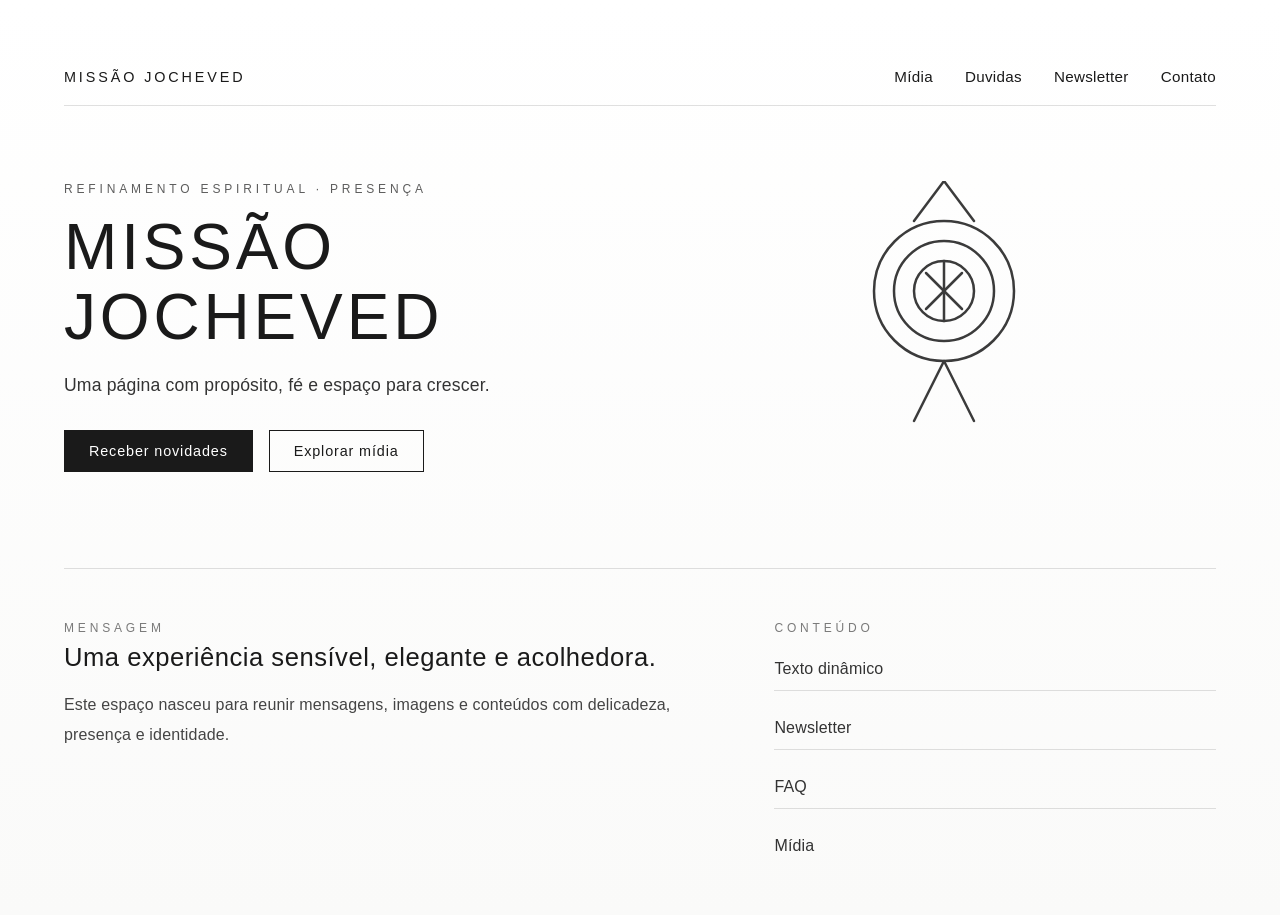
<file: index.html>
<!DOCTYPE html>
<html lang="pt-BR">
  <head>
    <meta charset="UTF-8" />
    <meta name="viewport" content="width=device-width, initial-scale=1.0" />
    <title>Missão Jocheved</title>
    <meta name="description" content="Base inicial para um site religioso com conteúdo em construção." />
    <link rel="stylesheet" href="assets/css/style.css" />
  </head>
  <body>
    <div class="page-shell">
      <header class="hero">
        <nav class="top-nav">
          <a href="index.html" class="brand">MISSÃO JOCHEVED</a>
          <div class="nav-links">
            <a href="pages/media.html">Mídia</a>
            <a href="pages/faq.html">Duvidas</a>
            <a href="pages/newsletter.html">Newsletter</a>
            <a href="pages/contact.html">Contato</a>
          </div>
        </nav>

        <div class="hero-content">
          <div class="hero-copy">
            <p class="eyebrow">Refinamento espiritual · presença</p>
            <h1>MISSÃO JOCHEVED</h1>
            <p id="dynamic-text" class="hero-text">Uma página com propósito, fé e espaço para crescer.</p>
            <div class="hero-actions">
              <a class="btn btn-primary" href="pages/newsletter.html">Receber novidades</a>
              <a class="btn btn-secondary" href="pages/media.html">Explorar mídia</a>
            </div>
          </div>

          <div class="hero-visual">
            <svg class="geometric-icon" viewBox="0 0 200 280" xmlns="http://www.w3.org/2000/svg">
              <!-- Antenas superiores -->
              <line x1="100" y1="0" x2="70" y2="40" stroke="currentColor" stroke-width="2.5" stroke-linecap="round"/>
              <line x1="100" y1="0" x2="130" y2="40" stroke="currentColor" stroke-width="2.5" stroke-linecap="round"/>
              
              <!-- Círculos concêntricos -->
              <circle cx="100" cy="110" r="70" fill="none" stroke="currentColor" stroke-width="2.5"/>
              <circle cx="100" cy="110" r="50" fill="none" stroke="currentColor" stroke-width="2.5"/>
              <circle cx="100" cy="110" r="30" fill="none" stroke="currentColor" stroke-width="2.5"/>
              
              <!-- Divisões radiais -->
              <line x1="100" y1="80" x2="100" y2="140" stroke="currentColor" stroke-width="2.5" stroke-linecap="round"/>
              <line x1="82" y1="92" x2="118" y2="128" stroke="currentColor" stroke-width="2.5" stroke-linecap="round"/>
              <line x1="118" y1="92" x2="82" y2="128" stroke="currentColor" stroke-width="2.5" stroke-linecap="round"/>
              
              <!-- Antenas inferiores -->
              <line x1="100" y1="180" x2="70" y2="240" stroke="currentColor" stroke-width="2.5" stroke-linecap="round"/>
              <line x1="100" y1="180" x2="130" y2="240" stroke="currentColor" stroke-width="2.5" stroke-linecap="round"/>
            </svg>
          </div>
        </div>
      </header>

      <main class="intro-grid">
        <section class="intro-panel">
          <p class="section-label">Mensagem</p>
          <h2>Uma experiência sensível, elegante e acolhedora.</h2>
          <p>Este espaço nasceu para reunir mensagens, imagens e conteúdos com delicadeza, presença e identidade.</p>
        </section>

        <section class="intro-panel subtle">
          <p class="section-label">Conteúdo</p>
          <div class="feature-list">
            <article>Texto dinâmico</article>
            <article>Newsletter</article>
            <article>FAQ</article>
            <article>Mídia</article>
          </div>
        </section>
      </main>
    </div>

    <script src="assets/js/main.js"></script>
  </body>
</html>
</file>
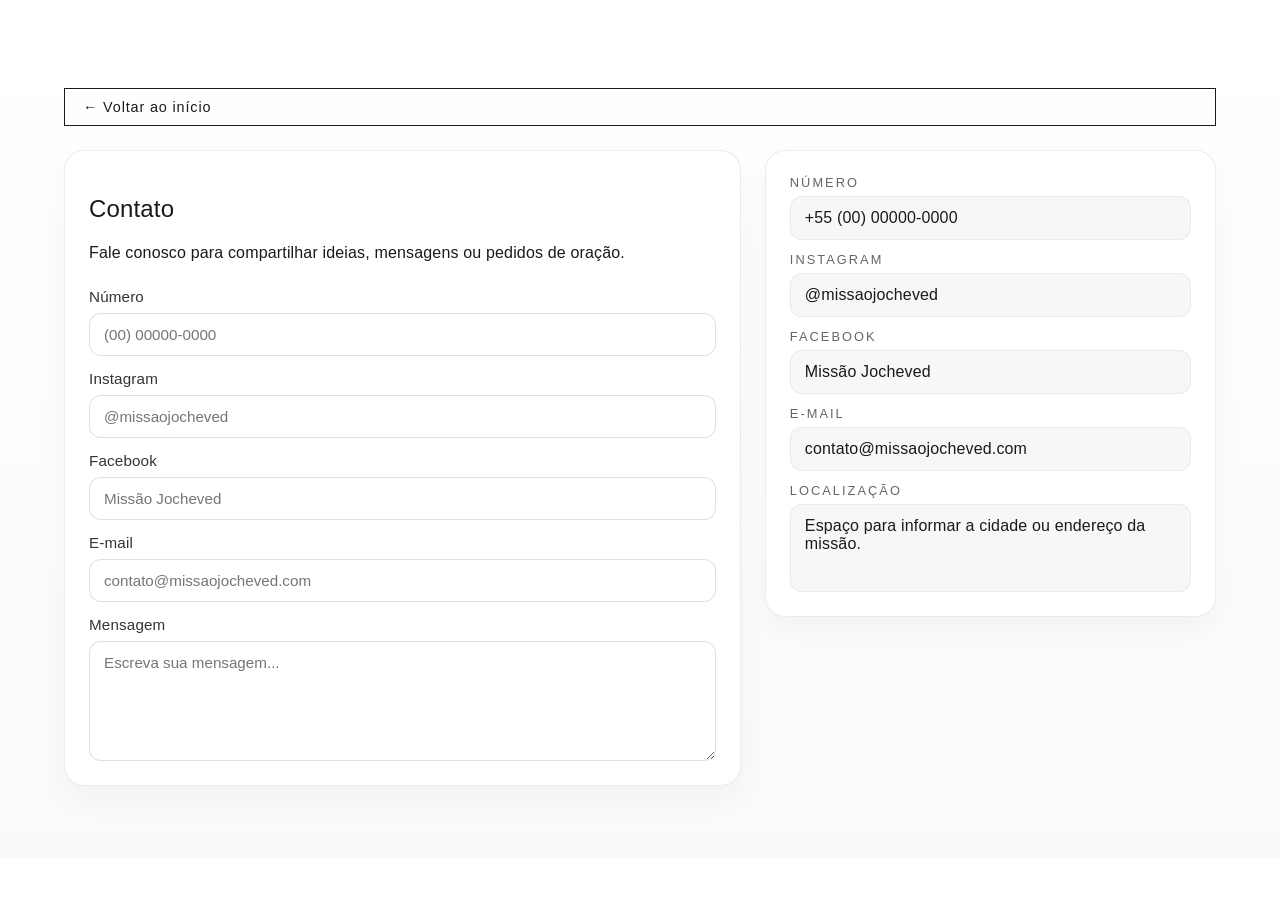
<file: pages/contact.html>
<!DOCTYPE html>
<html lang="pt-BR">
  <head>
    <meta charset="UTF-8" />
    <meta name="viewport" content="width=device-width, initial-scale=1.0" />
    <title>Contato · Missão Jocheved</title>
    <link rel="stylesheet" href="../assets/css/style.css" />
  </head>
  <body>
    <div class="page-shell">
      <section class="page contact-page">
        <a class="btn btn-secondary page-back-link" href="../index.html">← Voltar ao início</a>

        <div class="contact-grid">
          <div class="contact-card">
            <h1>Contato</h1>
            <p>Fale conosco para compartilhar ideias, mensagens ou pedidos de oração.</p>

            <form class="contact-form">
              <label>
                Número
                <input type="text" placeholder="(00) 00000-0000" />
              </label>

              <label>
                Instagram
                <input type="text" placeholder="@missaojocheved" />
              </label>

              <label>
                Facebook
                <input type="text" placeholder="Missão Jocheved" />
              </label>

              <label>
                E-mail
                <input type="email" placeholder="contato@missaojocheved.com" />
              </label>

              <label>
                Mensagem
                <textarea placeholder="Escreva sua mensagem..."></textarea>
              </label>
            </form>
          </div>

          <aside class="contact-info-card">
            <div class="contact-info-item">
              <span>Número</span>
              <div class="contact-info-box">+55 (00) 00000-0000</div>
            </div>

            <div class="contact-info-item">
              <span>Instagram</span>
              <div class="contact-info-box">@missaojocheved</div>
            </div>

            <div class="contact-info-item">
              <span>Facebook</span>
              <div class="contact-info-box">Missão Jocheved</div>
            </div>

            <div class="contact-info-item">
              <span>E-mail</span>
              <div class="contact-info-box">contato@missaojocheved.com</div>
            </div>

            <div class="contact-info-item">
              <span>Localização</span>
              <div class="contact-info-box location-box">Espaço para informar a cidade ou endereço da missão.</div>
            </div>
          </aside>
        </div>
      </section>
    </div>
  </body>
</html>
</file>
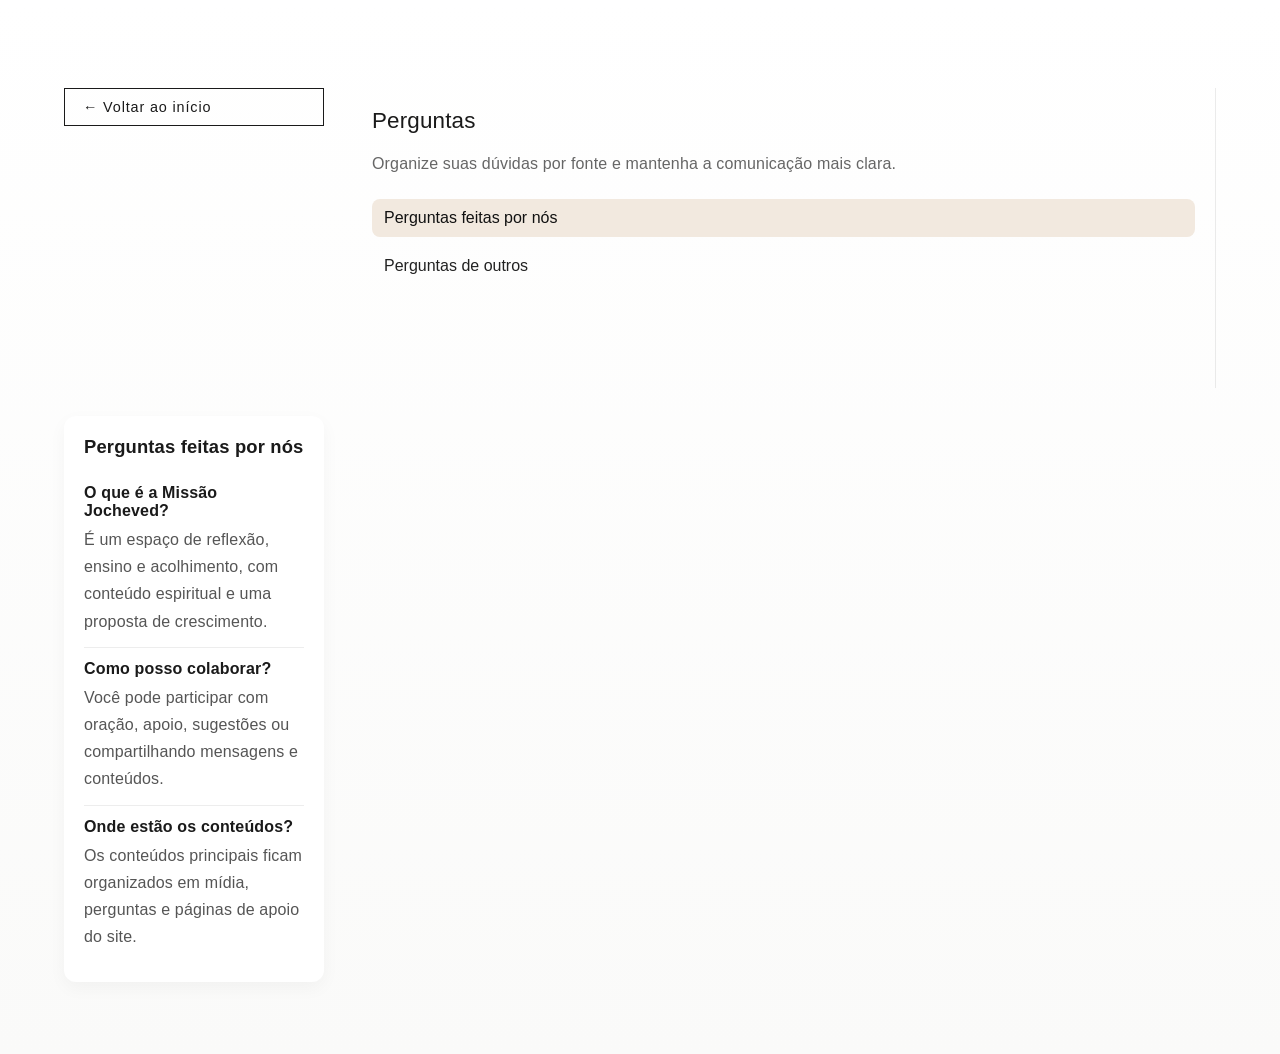
<file: pages/faq.html>
<!DOCTYPE html>
<html lang="pt-BR">
  <head>
    <meta charset="UTF-8" />
    <meta name="viewport" content="width=device-width, initial-scale=1.0" />
    <title>Perguntas Frequentes · Missão Jocheved</title>
    <link rel="stylesheet" href="../assets/css/style.css" />
    <link rel="stylesheet" href="../assets/css/faq.css" />
  </head>
  <body>
    <div class="page-shell">
      <section class="page faq-page">
        <a class="btn btn-secondary page-back-link" href="../index.html">← Voltar ao início</a>

        <div class="faq-sidebar">
          <h1>Perguntas</h1>
          <p class="faq-intro">Organize suas dúvidas por fonte e mantenha a comunicação mais clara.</p>

          <nav class="faq-nav" aria-label="Categorias de perguntas">
            <button class="faq-link active" data-target="nosas" type="button">Perguntas feitas por nós</button>
            <button class="faq-link" data-target="outros" type="button">Perguntas de outros</button>
          </nav>
        </div>

        <div class="faq-content">
          <section id="nosas" class="faq-block active-block">
            <h2>Perguntas feitas por nós</h2>
            <div class="faq-item">
              <h3>O que é a Missão Jocheved?</h3>
              <p>É um espaço de reflexão, ensino e acolhimento, com conteúdo espiritual e uma proposta de crescimento.</p>
            </div>
            <div class="faq-item">
              <h3>Como posso colaborar?</h3>
              <p>Você pode participar com oração, apoio, sugestões ou compartilhando mensagens e conteúdos.</p>
            </div>
            <div class="faq-item">
              <h3>Onde estão os conteúdos?</h3>
              <p>Os conteúdos principais ficam organizados em mídia, perguntas e páginas de apoio do site.</p>
            </div>
          </section>

          <section id="outros" class="faq-block">
            <h2>Perguntas de outros</h2>
            <div class="faq-item">
              <h3>Gostaria de ver mais estudos bíblicos?</h3>
              <p>Sim. Esse espaço pode crescer com mais materiais teológicos, reflexões e conteúdos de apoio.</p>
            </div>
            <div class="faq-item">
              <h3>Posso sugerir temas?</h3>
              <p>Claro. Sugestões ajudam a construir uma experiência mais útil e relevante para quem visita.</p>
            </div>
            <div class="faq-item">
              <h3>Tem espaço para perguntas pessoais?</h3>
              <p>Sim, esse canal pode expandir para perguntas mais diretas e respostas mais humanas.</p>
            </div>
          </section>
        </div>
      </section>
    </div>

    <script src="../assets/js/faq.js"></script>
  </body>
</html>
</file>
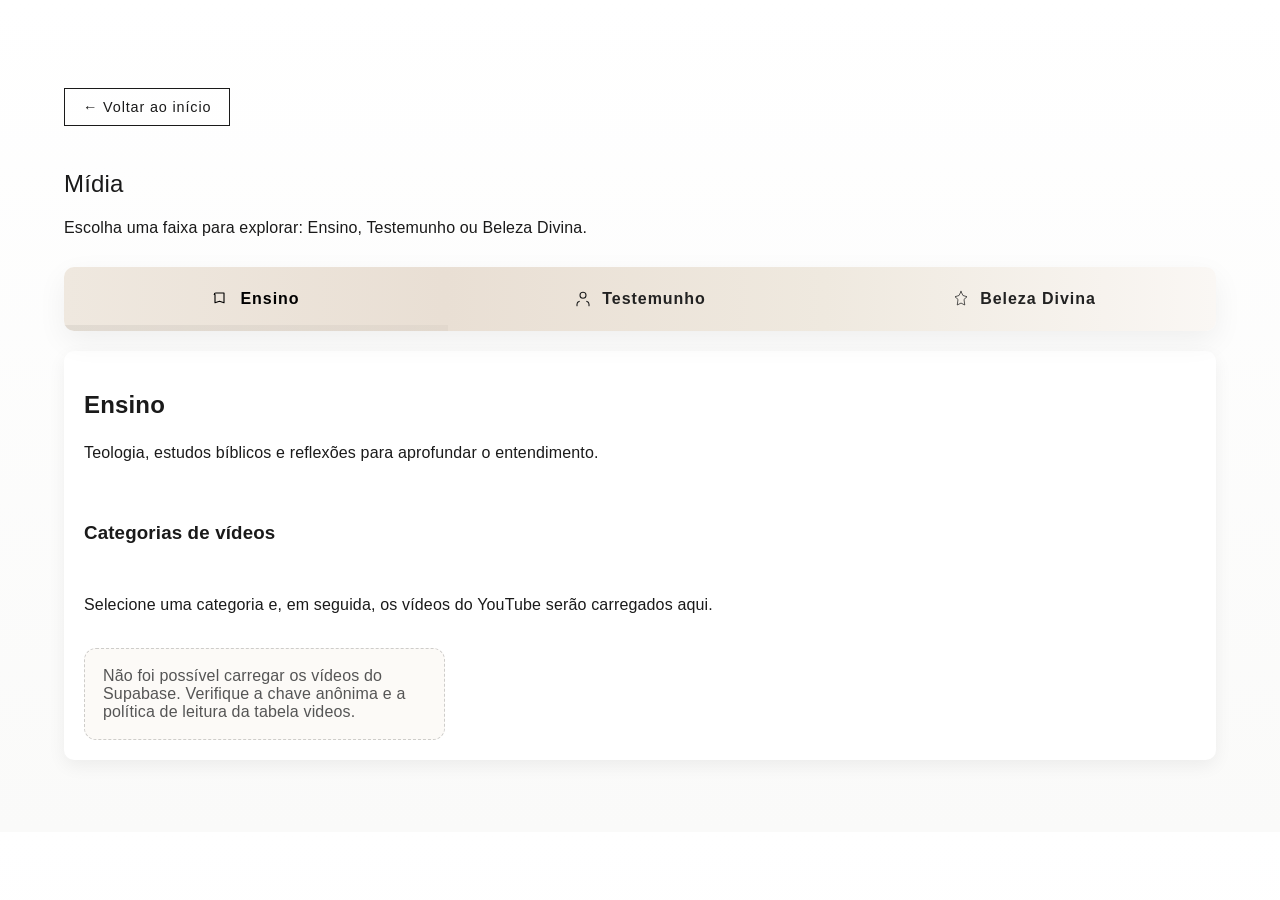
<file: pages/media.html>
<!DOCTYPE html>
<html lang="pt-BR">
  <head>
    <meta charset="UTF-8" />
    <meta name="viewport" content="width=device-width, initial-scale=1.0" />
    <title>Mídia · Missão Jocheved</title>
    <link rel="stylesheet" href="../assets/css/style.css" />
    <link rel="stylesheet" href="../assets/css/media.css" />
  </head>
  <body>
    <div class="page-shell">
      <section class="page">
        <a class="btn btn-secondary page-back-link" href="../index.html">← Voltar ao início</a>
        <h1>Mídia</h1>
        <p>Escolha uma faixa para explorar: Ensino, Testemunho ou Beleza Divina.</p>

        <div class="media-wrapper">
          <!-- Top 3-segment gradient menu (joined) -->
          <nav class="menu" role="tablist" aria-label="Categorias">
            <button class="menu-btn" role="tab" aria-selected="true" aria-controls="ensino" data-target="ensino">
              <!-- book icon -->
              <svg width="18" height="18" viewBox="0 0 24 24" fill="none" aria-hidden="true"><path d="M3 6a2 2 0 0 1 2-2h11v13l-6-2-6 2V6z" stroke="currentColor" stroke-width="1.5" stroke-linecap="round" stroke-linejoin="round"/></svg>
              <span>Ensino</span>
            </button>

            <button class="menu-btn" role="tab" aria-selected="false" aria-controls="testemunho" data-target="testemunho">
              <!-- user icon -->
              <svg width="18" height="18" viewBox="0 0 24 24" fill="none" aria-hidden="true"><path d="M20 21v-2a4 4 0 0 0-3-3.87" stroke="currentColor" stroke-width="1.5" stroke-linecap="round" stroke-linejoin="round"/><path d="M4 21v-2a4 4 0 0 1 3-3.87" stroke="currentColor" stroke-width="1.5" stroke-linecap="round" stroke-linejoin="round"/><circle cx="12" cy="7" r="4" stroke="currentColor" stroke-width="1.5" stroke-linecap="round" stroke-linejoin="round"/></svg>
              <span>Testemunho</span>
            </button>

            <button class="menu-btn" role="tab" aria-selected="false" aria-controls="beleza" data-target="beleza">
              <!-- star icon -->
              <svg width="18" height="18" viewBox="0 0 24 24" fill="none" aria-hidden="true"><path d="M12 2l2.6 5.3L20 9l-4 3.5L17 20l-5-2.6L7 20l1-7.5L4 9l5.4-1.7L12 2z" stroke="currentColor" stroke-width="1" stroke-linecap="round" stroke-linejoin="round"/></svg>
              <span>Beleza Divina</span>
            </button>

            <div class="menu-indicator" aria-hidden="true"></div>
          </nav>

          <!-- Content panels -->
          <main class="area-conteudo">
            <section id="ensino" class="conteudo ativo" role="tabpanel">
              <h2>Ensino</h2>
              <p>Teologia, estudos bíblicos e reflexões para aprofundar o entendimento.</p>

              <div class="ensino-videos">
                <div class="video-categories" role="tablist" aria-label="Categorias de vídeos"></div>

                <div class="video-results" id="video-results">
                  <h3>Categorias de vídeos</h3>
                  <p>Selecione uma categoria e, em seguida, os vídeos do YouTube serão carregados aqui.</p>

                  <div class="video-list" data-source="db" aria-live="polite">
                    <!-- Conteúdo de vídeos será inserido dinamicamente pelo JavaScript a partir do banco de dados -->
                  </div>
                </div>
              </div>
            </section>

            <section id="testemunho" class="conteudo" role="tabpanel" hidden>
              <h2>Testemunho</h2>
              <p>Relatos de vida e experiências de fé que edificam e inspiram.</p>
            </section>

            <section id="beleza" class="conteudo" role="tabpanel" hidden>
              <h2>Beleza Divina</h2>
              <p>Conteúdos contemplativos, imagens e vídeos que revelam a beleza do divino.</p>
            </section>
          </main>
        </div>
      </section>
    </div>

    <script>
      window.MissaoJochevedSupabaseConfig = {
        anonKey: 'sb_publishable_ABY29hL_GzV6PuGiGQkrMw_QYqqvzi8'
      };
    </script>
    <script src="../assets/js/media.js"></script>
  </body>
</html>
</file>
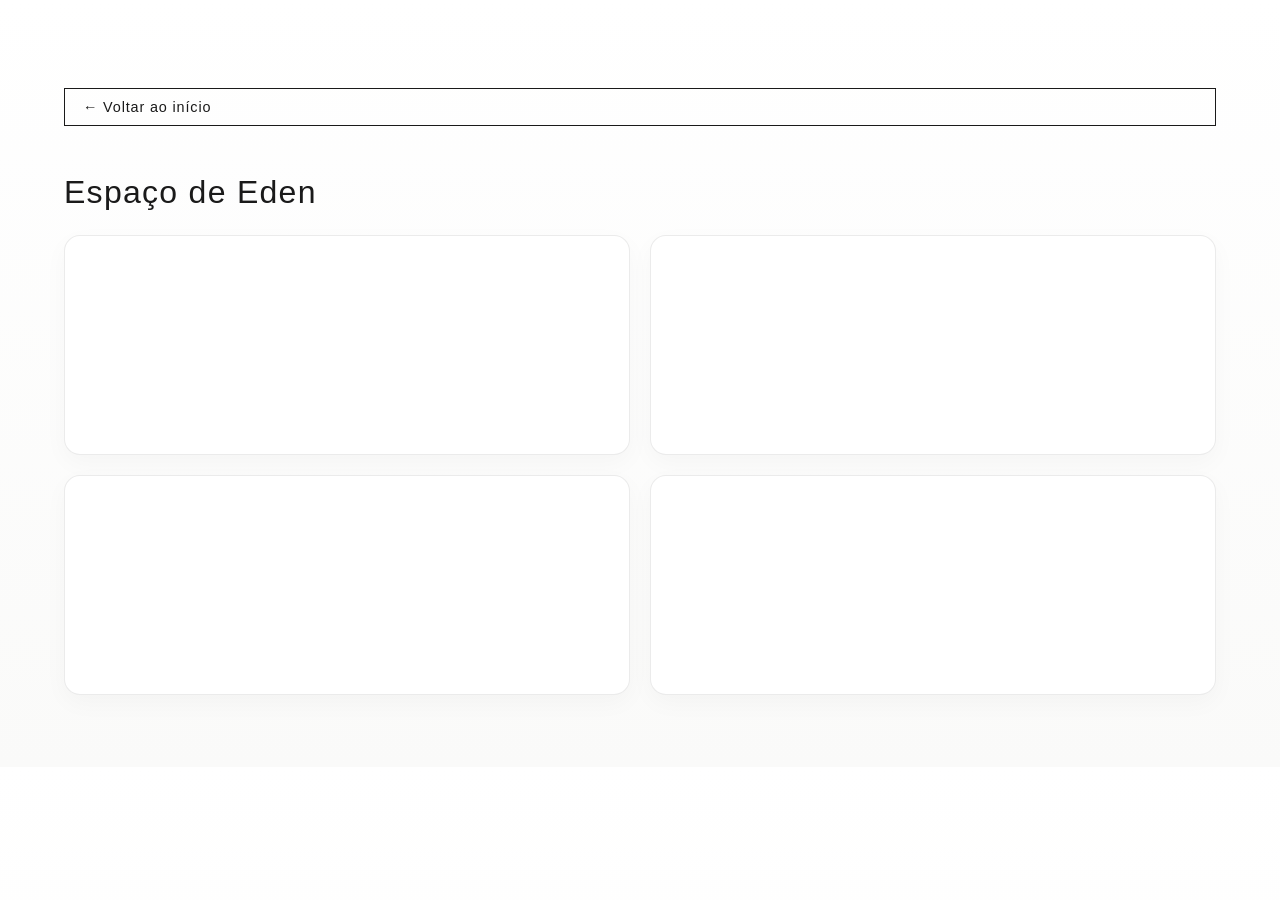
<file: pages/newsletter.html>
<!DOCTYPE html>
<html lang="pt-BR">
  <head>
    <meta charset="UTF-8" />
    <meta name="viewport" content="width=device-width, initial-scale=1.0" />
    <title>Newsletter · Missão Jocheved</title>
    <link rel="stylesheet" href="../assets/css/style.css" />
    <link rel="stylesheet" href="../assets/css/newsletter.css" />
  </head>
  <body>
    <div class="page-shell">
      <section class="page newsletter-page">
        <a class="btn btn-secondary page-back-link" href="../index.html">← Voltar ao início</a>
        <h1>Espaço de Eden</h1>

        <div class="newsletter-grid">
          <div class="newsletter-card"></div>
          <div class="newsletter-card"></div>
          <div class="newsletter-card"></div>
          <div class="newsletter-card"></div>
        </div>
      </section>
    </div>
  </body>
</html>
</file>
<file: assets/css/style.css>
:root {
  --bg: #ffffff;
  --ink: #1a1a1a;
  --accent: #000000;
  --line: rgba(0, 0, 0, 0.12);
}

* {
  box-sizing: border-box;
}

body {
  margin: 0;
  font-family: -apple-system, BlinkMacSystemFont, "Segoe UI", Roboto, sans-serif;
  color: var(--ink);
  background: linear-gradient(180deg, #ffffff 0%, #fafaf9 100%);
  font-weight: 300;
  letter-spacing: 0.01em;
}

html {
  scroll-behavior: smooth;
}

.page-shell {
  max-width: 1200px;
  margin: 0 auto;
  padding: 48px 24px;
}

.hero {
  padding: 20px 0 48px;
}

.top-nav {
  display: flex;
  justify-content: space-between;
  align-items: center;
  gap: 24px;
  margin-bottom: 64px;
  border-bottom: 1px solid var(--line);
  padding-bottom: 20px;
}

.brand {
  font-size: 0.9rem;
  font-weight: 400;
  letter-spacing: 0.2em;
  text-decoration: none;
  color: var(--ink);
}

.nav-links {
  display: flex;
  gap: 32px;
  flex-wrap: wrap;
}

.nav-links a {
  text-decoration: none;
  color: var(--ink);
  font-weight: 300;
  font-size: 0.95rem;
  letter-spacing: 0.02em;
  transition: opacity 0.2s ease;
}

.nav-links a:hover {
  opacity: 0.6;
}

.hero-content {
  display: grid;
  grid-template-columns: 1fr 1fr;
  gap: 64px;
  align-items: center;
}

.hero-copy h1 {
  font-size: clamp(2.8rem, 5vw, 4.2rem);
  margin: 8px 0 16px;
  letter-spacing: 0.06em;
  line-height: 1.1;
  font-weight: 300;
}

.eyebrow {
  text-transform: uppercase;
  letter-spacing: 0.32em;
  color: var(--ink);
  font-weight: 300;
  margin-bottom: 16px;
  font-size: 0.75rem;
  opacity: 0.7;
}

.hero-text {
  font-size: 1.1rem;
  line-height: 1.9;
  max-width: 520px;
  color: #333;
  margin: 0;
  font-weight: 300;
}

.hero-actions {
  display: flex;
  gap: 16px;
  flex-wrap: wrap;
  margin-top: 28px;
}

.btn {
  text-decoration: none;
  padding: 12px 24px;
  border: 1px solid var(--ink);
  border-radius: 0;
  font-weight: 300;
  letter-spacing: 0.06em;
  font-size: 0.9rem;
  transition: all 0.3s ease;
  cursor: pointer;
}

.btn-primary {
  background: var(--ink);
  color: white;
}

.btn-primary:hover {
  background: white;
  color: var(--ink);
}

.btn-secondary {
  background: transparent;
  color: var(--ink);
}

.btn-secondary:hover {
  background: var(--ink);
  color: white;
}

.hero-visual {
  display: flex;
  justify-content: center;
  align-items: center;
}

.geometric-icon {
  width: 100%;
  max-width: 200px;
  height: auto;
  color: var(--ink);
  opacity: 0.85;
  transition: opacity 0.3s ease;
}

.hero-visual:hover .geometric-icon {
  opacity: 1;
}

.intro-grid {
  display: grid;
  grid-template-columns: 1.2fr 0.8fr;
  gap: 48px;
  margin-top: 48px;
  border-top: 1px solid var(--line);
  padding-top: 48px;
}

.intro-panel {
  padding: 0;
}

.section-label {
  text-transform: uppercase;
  letter-spacing: 0.32em;
  color: var(--ink);
  font-weight: 300;
  font-size: 0.75rem;
  margin-bottom: 12px;
  opacity: 0.7;
}

.intro-panel h2 {
  font-size: 1.6rem;
  margin: 0 0 14px;
  letter-spacing: 0.02em;
  line-height: 1.4;
  font-weight: 300;
}

.intro-panel p {
  margin: 0;
  line-height: 1.9;
  color: #444;
  font-weight: 300;
}

.feature-list {
  display: grid;
  gap: 16px;
  margin-top: 8px;
}

.feature-list article {
  padding: 12px 0;
  border-bottom: 1px solid var(--line);
  color: #333;
  font-weight: 300;
  letter-spacing: 0.01em;
}

.feature-list article:last-child {
  border-bottom: none;
}

/* Page styles */
.page {
  padding: 24px 0;
  margin-top: 16px;
}

.page h1 {
  margin-bottom: 12px;
  font-weight: 300;
}

.page p {
  line-height: 1.8;
  font-weight: 300;
}

.page-back-link {
  display: inline-flex;
  align-items: center;
  gap: 8px;
  margin-bottom: 24px;
  padding: 10px 18px;
}

.contact-page {
  display: flex;
  flex-direction: column;
}

.contact-grid {
  display: grid;
  grid-template-columns: 1.2fr 0.8fr;
  gap: 24px;
  align-items: start;
}

.contact-card,
.contact-info-card {
  background: rgba(255, 255, 255, 0.86);
  border: 1px solid rgba(0, 0, 0, 0.08);
  border-radius: 20px;
  padding: 24px;
  box-shadow: 0 12px 30px rgba(0, 0, 0, 0.04);
}

.contact-form {
  display: grid;
  gap: 14px;
  margin-top: 20px;
}

.contact-form label {
  display: flex;
  flex-direction: column;
  gap: 8px;
  font-size: 0.95rem;
  color: #333;
}

.contact-form input,
.contact-form textarea {
  border: 1px solid var(--line);
  border-radius: 12px;
  padding: 12px 14px;
  font: inherit;
  background: #fff;
  color: var(--ink);
}

.contact-form textarea {
  min-height: 120px;
  resize: vertical;
}

.contact-info-card {
  display: grid;
  gap: 12px;
}

.contact-info-item {
  display: flex;
  flex-direction: column;
  gap: 6px;
}

.contact-info-item span {
  font-size: 0.8rem;
  text-transform: uppercase;
  letter-spacing: 0.16em;
  color: #666;
}

.contact-info-box {
  padding: 12px 14px;
  border-radius: 12px;
  background: #f7f7f5;
  border: 1px solid rgba(0, 0, 0, 0.06);
  min-height: 44px;
}

.location-box {
  min-height: 88px;
}

/* Media circle styles */
.media-circle {
  display: grid;
  grid-template-columns: repeat(3, minmax(140px, 1fr));
  gap: 18px;
  margin: 28px 0 24px;
  max-width: 760px;
}

.circle-item {
  display: flex;
  align-items: center;
  justify-content: center;
  min-height: 140px;
  border-radius: 50%;
  text-decoration: none;
  color: var(--ink);
  font-weight: 700;
  letter-spacing: 0.06em;
  background: rgba(255, 255, 255, 0.72);
  border: 1px solid rgba(138, 106, 79, 0.17);
  box-shadow: 0 10px 24px rgba(37, 30, 25, 0.06);
  transition: transform 0.2s ease, box-shadow 0.2s ease;
}

.circle-item:hover {
  transform: translateY(-2px);
  box-shadow: 0 12px 28px rgba(37, 30, 25, 0.1);
}

.circle-item.ensino {
  background: linear-gradient(135deg, #f6efe7, #efe2d2);
}

.circle-item.testemunho {
  background: linear-gradient(135deg, #f3ece7, #e8dbc9);
}

.circle-item.beleza {
  background: linear-gradient(135deg, #f8f4ef, #ebdfd1);
}

.media-content {
  display: grid;
  gap: 16px;
  margin-top: 12px;
}

.media-panel {
  padding: 20px 22px;
  border-radius: 20px;
  background: rgba(255, 255, 255, 0.6);
  border: 1px solid rgba(138, 106, 79, 0.14);
}

.media-panel h2 {
  margin-top: 0;
  margin-bottom: 8px;
}

@media (max-width: 900px) {
  .hero-content,
  .intro-grid {
    grid-template-columns: 1fr;
  }

  .top-nav {
    flex-direction: column;
    align-items: flex-start;
  }

  .page-shell {
    padding: 32px 16px;
  }

  .media-circle {
    grid-template-columns: 1fr;
  }
}
</file>
<file: assets/css/faq.css>
/* FAQ page styles */

.faq-page {
  display: grid;
  grid-template-columns: 260px 1fr;
  gap: 28px;
  align-items: start;
}

.faq-sidebar {
  padding: 20px;
  border-right: 1px solid rgba(0, 0, 0, 0.08);
  min-height: 300px;
}

.faq-sidebar h1 {
  margin: 0 0 10px;
  font-size: 1.4rem;
}

.faq-intro {
  color: #666;
  line-height: 1.7;
  margin-bottom: 20px;
}

.faq-nav {
  display: flex;
  flex-direction: column;
  gap: 10px;
}

.faq-link {
  text-decoration: none;
  color: #222;
  padding: 10px 12px;
  border-radius: 8px;
  transition: background 0.2s ease, color 0.2s ease;
  border: none;
  background: transparent;
  text-align: left;
  cursor: pointer;
  font: inherit;
}

.faq-link:hover,
.faq-link.active {
  background: #f2e9df;
  color: #111;
}

.faq-content {
  display: flex;
  flex-direction: column;
  gap: 20px;
}

.faq-block {
  display: none;
  background: #fff;
  padding: 20px;
  border-radius: 12px;
  box-shadow: 0 6px 18px rgba(0,0,0,0.04);
}

.faq-block.active-block {
  display: block;
  animation: fadeIn 0.3s ease;
}

.faq-block h2 {
  margin-top: 0;
  margin-bottom: 14px;
  font-size: 1.15rem;
}

.faq-item {
  padding: 12px 0;
  border-bottom: 1px solid rgba(0,0,0,0.07);
}

.faq-item:last-child {
  border-bottom: none;
}

.faq-item h3 {
  margin: 0 0 6px;
  font-size: 1rem;
}

.faq-item p {
  margin: 0;
  color: #555;
  line-height: 1.7;
}

@keyframes fadeIn {
  from { opacity: 0; transform: translateY(6px); }
  to { opacity: 1; transform: translateY(0); }
}

@media (max-width: 800px) {
  .faq-page {
    grid-template-columns: 1fr;
  }

  .faq-sidebar {
    border-right: none;
    border-bottom: 1px solid rgba(0,0,0,0.08);
    padding-bottom: 16px;
  }
}
</file>
<file: assets/css/media.css>
/* media.css — refined three-segment top menu styles */

.media-wrapper {
  margin-top: 24px;
}

.video-categories {
  display: flex;
  flex-wrap: wrap;
  gap: 12px;
  margin: 16px 0 20px;
}

.video-category {
  display: inline-flex;
  align-items: center;
  justify-content: center;
  padding: 10px 16px;
  border: 1px solid var(--line, rgba(0, 0, 0, 0.12));
  border-radius: 999px;
  background: #fff;
  color: var(--ink, #1a1a1a);
  font-weight: 400;
  letter-spacing: 0.06em;
  font-size: 0.9rem;
  cursor: pointer;
  transition: all 0.25s ease;
}

.video-category:hover,
.video-category:focus-visible {
  background: var(--ink, #1a1a1a);
  color: #fff;
  border-color: var(--ink, #1a1a1a);
  transform: translateY(-1px);
  outline: none;
}

.video-category.active {
  background: var(--ink, #1a1a1a);
  color: #fff;
  border-color: var(--ink, #1a1a1a);
  box-shadow: 0 8px 18px rgba(0, 0, 0, 0.12);
}

.menu {
  display: flex;
  width: 100%;
  height: 64px;
  border-radius: 10px;
  overflow: hidden;
  background: linear-gradient(90deg, #efe8df 0%, #e9dfd4 33%, #efe9df 66%, #faf7f4 100%);
  box-shadow: 0 10px 30px rgba(12,12,12,0.06);
  position: relative;
}

.menu-btn {
  flex: 1;
  display: flex;
  align-items: center;
  justify-content: center;
  gap: 10px;
  padding: 12px 8px;
  background: transparent;
  border: none;
  color: #222;
  font-weight: 700;
  letter-spacing: 0.06em;
  font-size: 1rem;
  cursor: pointer;
  transition: transform 0.18s ease, color 0.18s ease;
}

.menu-btn:hover,
.menu-btn:focus {
  color: #000;
  transform: translateY(-3px);
  outline: none;
}

.menu-btn.active { color: #000; }

.area-conteudo { margin-top: 20px; }

.conteudo {
  display: none;
  background: white;
  padding: 20px;
  border-radius: 10px;
  box-shadow: 0 6px 18px rgba(20,20,20,0.06);
}

.conteudo.ativo {
  display: block;
  animation: fadeIn 320ms ease;
}

.menu-indicator {
  position: absolute;
  bottom: 0;
  left: 0;
  width: 33.3333%;
  height: 6px;
  background: linear-gradient(90deg, rgba(0,0,0,0.06), rgba(0,0,0,0.03));
  transition: transform 260ms cubic-bezier(.2,.9,.3,1);
}

@keyframes fadeIn {
  from { opacity: 0; transform: translateY(6px); }
  to { opacity: 1; transform: translateY(0); }
}

@media (max-width: 900px) {
  .video-list { grid-template-columns: repeat(2, minmax(0, 1fr)); }
}

@media (max-width: 720px) {
  .menu { height: auto; flex-direction: row; border-radius: 8px; }
  .menu-btn { padding: 12px 8px; font-size: 0.95rem; }
  .menu-indicator { display: none; }
  .video-list { grid-template-columns: 1fr; }
}

.menu-btn:focus-visible { box-shadow: 0 0 0 3px rgba(200,180,150,0.18); }

.video-results {
  display: flex;
  flex-direction: column;
  gap: 12px;
}

.video-list {
  display: grid;
  grid-template-columns: repeat(3, minmax(0, 1fr));
  gap: 14px;
}

.video-card {
  background: #f8f5f0;
  border: 1px solid rgba(0, 0, 0, 0.08);
  border-radius: 12px;
  overflow: hidden;
  box-shadow: 0 6px 14px rgba(0, 0, 0, 0.05);
}

.video-frame {
  aspect-ratio: 16 / 10;
  background: #000;
}

.video-thumb-link {
  display: block;
  width: 100%;
  height: 100%;
}

.video-thumb-link img {
  width: 100%;
  height: 100%;
  object-fit: cover;
  display: block;
}

.video-card-content {
  padding: 10px 12px 12px;
}

.video-card-content h4 {
  margin: 0 0 6px;
  font-size: 0.92rem;
  font-weight: 600;
  color: #1a1a1a;
}

.video-card-content p {
  margin: 0;
  font-size: 0.84rem;
  line-height: 1.45;
  color: #555;
}

.video-empty {
  padding: 18px;
  border: 1px dashed rgba(0, 0, 0, 0.18);
  border-radius: 12px;
  color: #555;
  background: #fcfaf7;
}
</file>
<file: assets/css/newsletter.css>
/* Newsletter page styles */

.newsletter-page {
  display: flex;
  flex-direction: column;
  gap: 24px;
}

.newsletter-page h1 {
  margin: 0;
  font-size: 2rem;
  letter-spacing: 0.04em;
}

.newsletter-grid {
  display: grid;
  grid-template-columns: repeat(2, minmax(0, 1fr));
  gap: 20px;
}

.newsletter-card {
  min-height: 220px;
  border-radius: 16px;
  background: #ffffff;
  border: 1px solid rgba(0, 0, 0, 0.08);
  box-shadow: 0 8px 24px rgba(0, 0, 0, 0.03);
}

@media (max-width: 800px) {
  .newsletter-grid {
    grid-template-columns: 1fr;
  }
}
</file>
